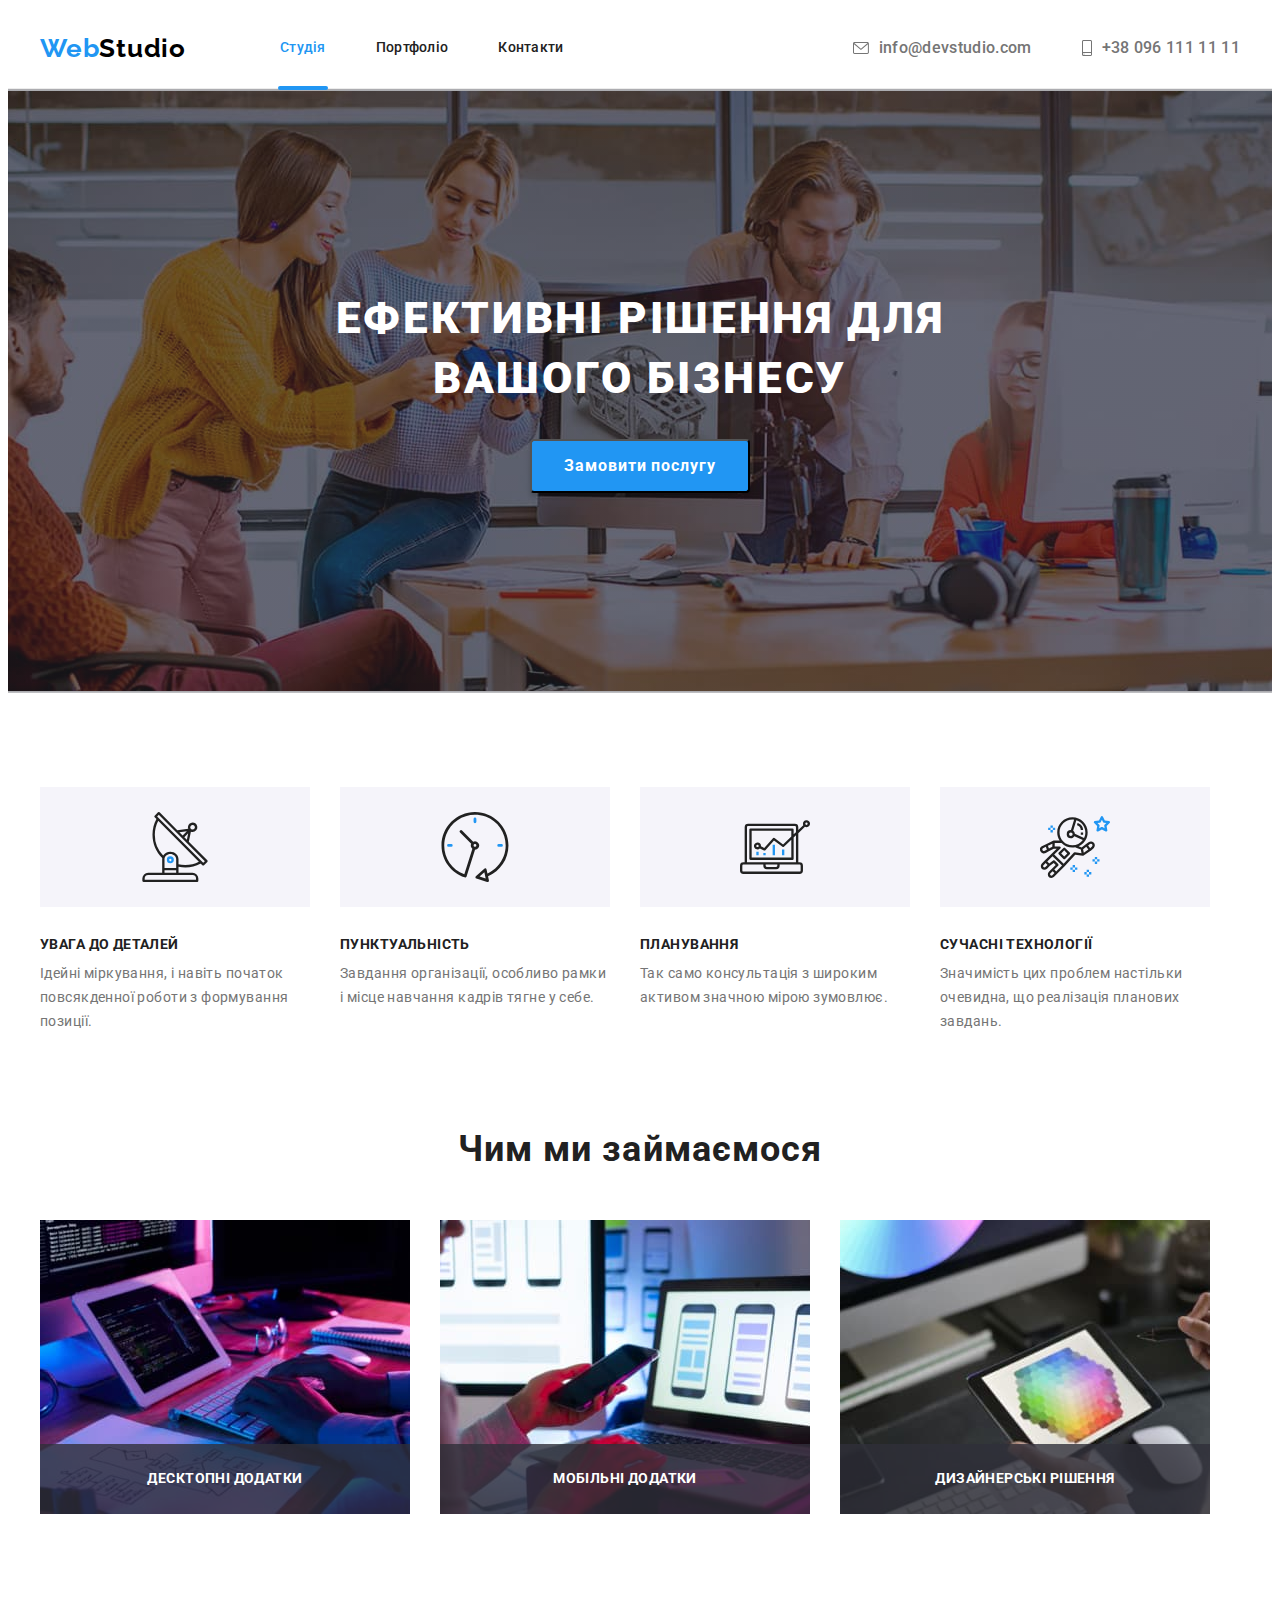
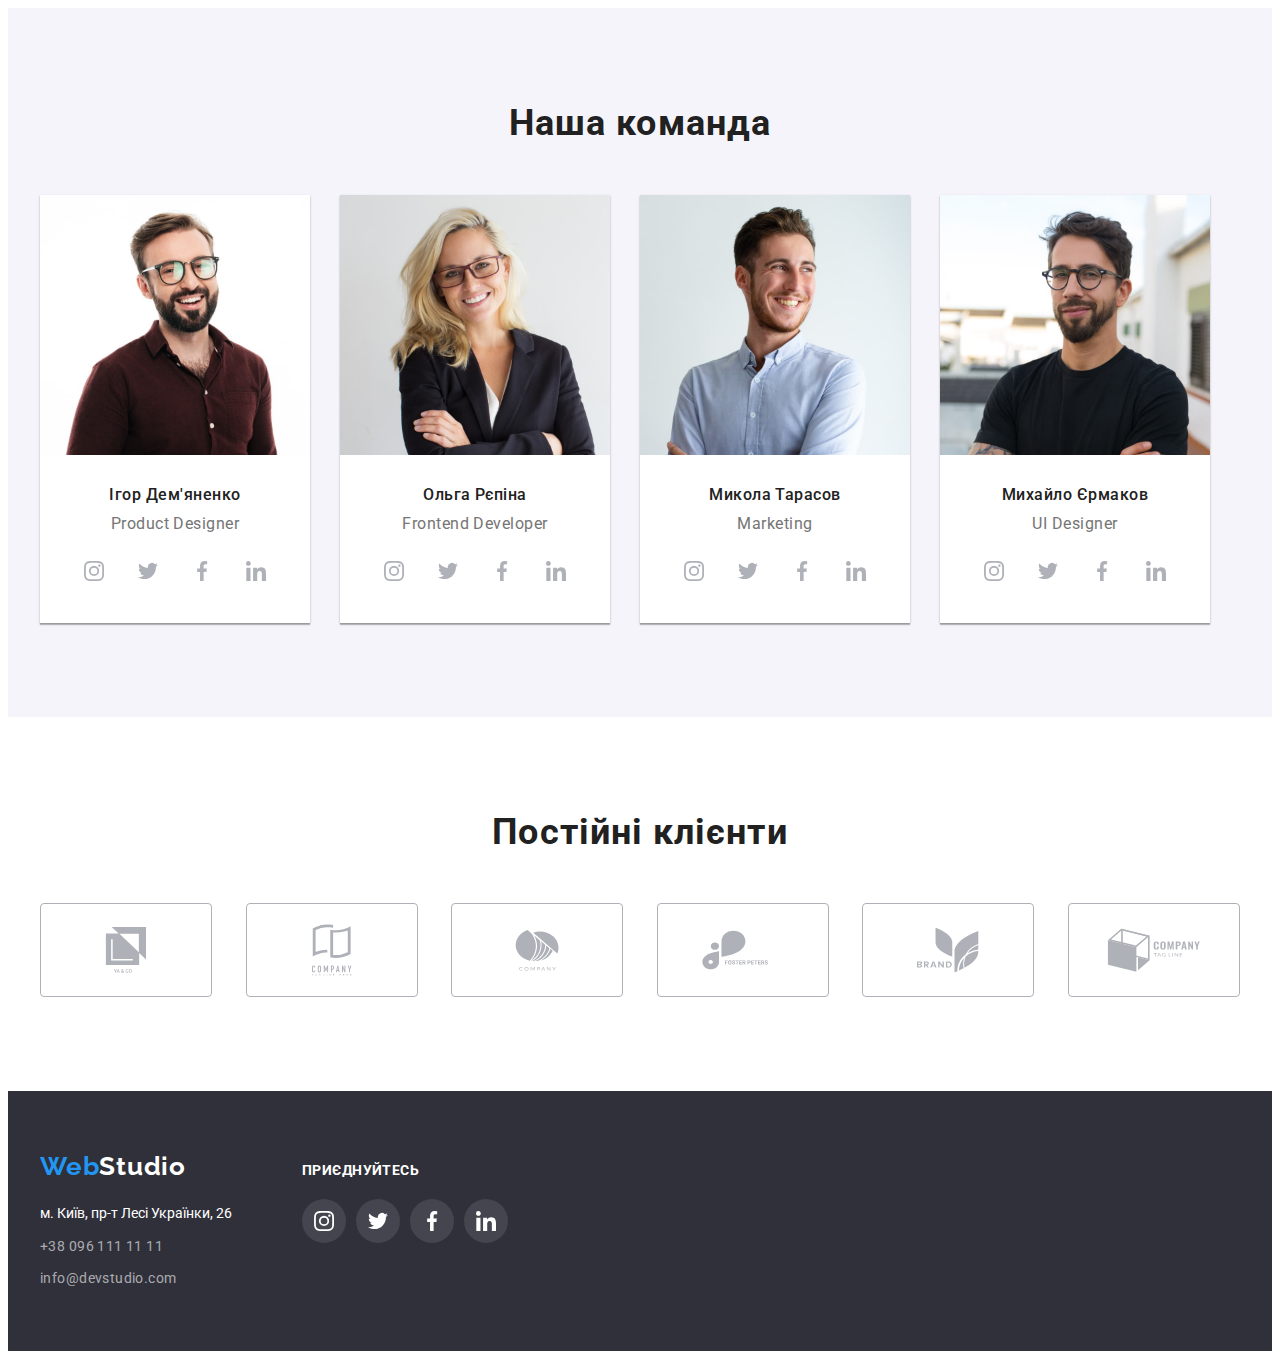
<file: index.html>
<!DOCTYPE html>
<html lang="uk">
  <head>
    <meta charset="UTF-8" />
    <meta http-equiv="X-UA-Compatible" content="IE=edge" />
    <meta name="viewport" content="width=device-width, initial-scale=1.0" />

    <link rel="preconnect" href="https://fonts.googleapis.com" />
    <link rel="preconnect" href="https://fonts.gstatic.com" crossorigin />
    <link
      href="https://fonts.googleapis.com/css2?family=Raleway:wght@700&family=Roboto:wght@400;500;700;900&display=swap"
      rel="stylesheet"
    />
    <link
      rel="stylesheet"
      href="https://cdnjs.cloudflare.com/ajax/libs/modern-normalize/1.1.0/modern-normalize.min.css"
      integrity="sha512-wpPYUAdjBVSE4KJnH1VR1HeZfpl1ub8YT/NKx4PuQ5NmX2tKuGu6U/JRp5y+Y8XG2tV+wKQpNHVUX03MfMFn9Q=="
      crossorigin="anonymous"
      referrerpolicy="no-referrer"
    />
    <link rel="stylesheet" href="./css/styles.css" />
    <title>webstudio</title>
  </head>
  <body>
    <!-- header-->

    <header class="header">
      <div class="conteiner header-conteiner">
        <nav class="header-nav">
          <a class="link logo" href="./index.html"
            ><span class="logo-web">Web</span>Studio</a
          >
          <ul class="header-link list">
            <li class="header-list">
              <a class="header-link-items current link" href="./index.html"
                >Студія
              </a>
            </li>
            <li class="header-list">
              <a class="header-link-items link" href="./portfolio_.html"
                >Портфоліо
              </a>
            </li>
            <li class="header-list">
              <a class="header-link-items link" href="">Контакти</a>
            </li>
          </ul>
        </nav>
        <ul class="header-contact link list">
          <li class="header-contact-list">
            <a
              class="header-contact-link link"
              href="mailto:info@devstudio.com"
            >
              <svg class="icon-email" width="16" height="12">
                <use
                  href="./images/spraite_optimaze.svg#icon-envelope-hover"
                ></use>
              </svg>
              info@devstudio.com</a
            >
          </li>
          <li class="header-contact-list">
            <a class="header-contact-link link" href="tel:+380961111111">
              <svg class="icon-tel" width="10" height="16">
                <use href="./images/spraite_optimaze.svg#icon-smartphone"></use>
              </svg>

              +38 096 111 11 11
            </a>
          </li>
        </ul>
      </div>
    </header>
    <main>
      <!--     Heroi-->
      <section class="heroi">
        <div class="conteiner heroi-conteiner">
          <h1 class="heroi-header">Ефективні рішення для вашого бізнесу</h1>
          <button class="heroi-button" type="button" data-modal-open>Замовити послугу</button>
        </div>
      </section>

      <!--benefits-->

      <section class="benefits section">
        <div class="conteiner benefits-conteiner">
          <h2 class="benefits-header">Переваги</h2>
          <ul class="benefits-list list">
            <li class="benefits-items">
              <div class="icon-box-benefits">
                <svg class="icon-benefits" width="44px" height="44px">
                  <use
                    href="./images/spraite_optimaze.svg#icon-antenna-1"
                  ></use>
                </svg>
              </div>

              <h3 class="benefits-items-heder">УВАГА ДО ДЕТАЛЕЙ</h3>
              <p class="benefits-items-text">
                Ідейні міркування, і навіть початок повсякденної роботи з
                формування позиції.
              </p>
            </li>
            <li class="benefits-items">
              <div class="icon-box-benefits">
                <svg class="icon-benefits">
                  <use href="./images/spraite_optimaze.svg#icon-clock-1"></use>
                </svg>
              </div>
              <h3 class="benefits-items-heder">ПУНКТУАЛЬНІСТЬ</h3>
              <p class="benefits-items-text">
                Завдання організації, особливо рамки і місце навчання кадрів
                тягне у себе.
              </p>
            </li>
            <li class="benefits-items">
              <div class="icon-box-benefits">
                <svg class="icon-benefits">
                  <use
                    href="./images/spraite_optimaze.svg#icon-diagram-1"
                  ></use>
                </svg>
              </div>
              <h3 class="benefits-items-heder">ПЛАНУВАННЯ</h3>
              <p class="benefits-items-text">
                Так само консультація з широким активом значною мірою зумовлює.
              </p>
            </li>
            <li class="benefits-items">
              <div class="icon-box-benefits">
                <svg class="icon-benefits">
                  <use
                    href="./images/spraite_optimaze.svg#icon-astronaut-1"
                  ></use>
                </svg>
              </div>
              <h3 class="benefits-items-heder">СУЧАСНІ ТЕХНОЛОГІЇ</h3>
              <p class="benefits-items-text">
                Значимість цих проблем настільки очевидна, що реалізація
                планових завдань.
              </p>
            </li>
          </ul>
        </div>
      </section>
      <!--Our Activity-->

      <section class="activity section">
        <div class="conteiner activity-conteiner">
          <h2 class="activityd-header">Чим ми займаємося</h2>
          <ul class="activity-list list">
            <li class="activity-items">
              <img
                class="activity-img"
                src="./images/saiteimg.jpg"
                alt="Розробка сайтів"
                width="370"
              />
              <div class="activity-description">
                <h3 class="activity-description-text">Десктопні додатки</h3>
              </div>
            </li>
            <li class="activity-items">
              <img
                class="activity-img"
                src="./images/Mobailimg.jpg"
                alt="Розробка мобільних додатків"
                width="370"
              />
              <div class="activity-description">
                <h3 class="activity-description-text">Мобільні додатки</h3>
              </div>
            </li>
            <li class="activity-items">
              <img
                class="activity-img"
                src="./images/disainimg.jpg"
                alt="Дизайн сатів"
                width="370"
              />
              <div class="activity-description">
                <h3 class="activity-description-text">Дизайнерські рішення</h3>
              </div>
            </li>
          </ul>
        </div>
      </section>
      <!------------------team-->
      <section class="team-section">
        <div class="conteiner team-conteiner">
          <h2 class="team-header">Наша команда</h2>

          <ul class="team-list list">
            <li class="team-items">
              <img
                class="team-img"
                src="./images/demynenko.jpg"
                alt="photodemynenko"
                width="270"
              />

              <div class="team-items-text">
                <h3 class="team-card">Ігор Дем'яненко</h3>
                <p class="team-card-text" lang="en">Product Designer</p>
                <ul class="icon-box-social list">
                  <!--instagram-->

                  <li class="icon-element-social">
                    <a href="" class="link-social">
                      <svg class="icon-social" width="20" height="20">
                        <use
                          href="./images/spraite_optimaze.svg#icon-instagram-2"
                        ></use>
                      </svg>
                    </a>
                  </li>
                  <!--twitter-->
                  <li class="icon-element-social">
                    <a href="" class="link-social">
                      <svg class="icon-social" width="20" height="20">
                        <use
                          href="./images/spraite_optimaze.svg#icon-twitter-1"
                        ></use>
                      </svg>
                    </a>
                  </li>
                  <!--facebook-->
                  <li class="icon-element-social">
                    <a href="" class="link-social">
                      <svg class="icon-social" width="20" height="20">
                        <use
                          href="./images/spraite_optimaze.svg#icon-facebook-1"
                        ></use>
                      </svg>
                    </a>
                  </li>
                  <!--linkedin-->
                  <li class="icon-element-social">
                    <a href="" class="link-social">
                      <svg class="icon-social" width="20" height="20">
                        <use
                          href="./images/spraite_optimaze.svg#icon-linkedin-1"
                        ></use>
                      </svg>
                    </a>
                  </li>
                </ul>
              </div>
            </li>
            <li class="team-items">
              <img
                class="team-img"
                src="./images/repina.jpg"
                alt="photorepina"
                width="270"
              />
              <div class="team-items-text">
                <h3 class="team-card">Ольга Рєпіна</h3>
                <p class="team-card-text" lang="en">Frontend Developer</p>
                <ul class="icon-box-social list">
                  <!--instagram-->

                  <li class="icon-element-social">
                    <a href="" class="link-social">
                      <svg class="icon-social" width="20" height="20">
                        <use
                          href="./images/spraite_optimaze.svg#icon-instagram-2"
                        ></use>
                      </svg>
                    </a>
                  </li>
                  <!--twitter-->
                  <li class="icon-element-social">
                    <a href="" class="link-social">
                      <svg class="icon-social" width="20" height="20">
                        <use
                          href="./images/spraite_optimaze.svg#icon-twitter-1"
                        ></use>
                      </svg>
                    </a>
                  </li>
                  <!--facebook-->
                  <li class="icon-element-social">
                    <a href="" class="link-social">
                      <svg class="icon-social" width="20" height="20">
                        <use
                          href="./images/spraite_optimaze.svg#icon-facebook-1"
                        ></use>
                      </svg>
                    </a>
                  </li>
                  <!--linkedin-->
                  <li class="icon-element-social">
                    <a href="" class="link-social">
                      <svg class="icon-social" width="20" height="20">
                        <use
                          href="./images/spraite_optimaze.svg#icon-linkedin-1"
                        ></use>
                      </svg>
                    </a>
                  </li>
                </ul>
              </div>
            </li>
            <li class="team-items">
              <img
                class="team-img"
                src="./images/tarasov.jpg"
                alt="phototarasov"
                width="270"
              />
              <div class="team-items-text">
                <h3 class="team-card">Микола Тарасов</h3>
                <p class="team-card-text" lang="en">Marketing</p>
                <ul class="icon-box-social list">
                  <!--instagram-->

                  <li class="icon-element-social">
                    <a href="" class="link-social">
                      <svg class="icon-social" width="20" height="20">
                        <use
                          href="./images/spraite_optimaze.svg#icon-instagram-2"
                        ></use>
                      </svg>
                    </a>
                  </li>
                  <!--twitter-->
                  <li class="icon-element-social">
                    <a href="" class="link-social">
                      <svg class="icon-social" width="20" height="20">
                        <use
                          href="./images/spraite_optimaze.svg#icon-twitter-1"
                        ></use>
                      </svg>
                    </a>
                  </li>
                  <!--facebook-->
                  <li class="icon-element-social">
                    <a href="" class="link-social">
                      <svg class="icon-social" width="20" height="20">
                        <use
                          href="./images/spraite_optimaze.svg#icon-facebook-1"
                        ></use>
                      </svg>
                    </a>
                  </li>
                  <!--linkedin-->
                  <li class="icon-element-social">
                    <a href="" class="link-social">
                      <svg class="icon-social" width="20" height="20">
                        <use
                          href="./images/spraite_optimaze.svg#icon-linkedin-1"
                        ></use>
                      </svg>
                    </a>
                  </li>
                </ul>
              </div>
            </li>
            <li class="team-items">
              <img
                class="team-img"
                src="./images/ermakov.jpg"
                alt="photoermakov"
                width="270"
              />
              <div class="team-items-text">
                <h3 class="team-card">Михайло Єрмаков</h3>
                <p class="team-card-text" lang="en">UI Designer</p>
                <ul class="icon-box-social list">
                  <!--instagram-->

                  <li class="icon-element-social">
                    <a href="" class="link-social">
                      <svg class="icon-social" width="20" height="20">
                        <use
                          href="./images/spraite_optimaze.svg#icon-instagram-2"
                        ></use>
                      </svg>
                    </a>
                  </li>
                  <!--twitter-->
                  <li class="icon-element-social">
                    <a href="" class="link-social">
                      <svg class="icon-social" width="20" height="20">
                        <use
                          href="./images/spraite_optimaze.svg#icon-twitter-1"
                        ></use>
                      </svg>
                    </a>
                  </li>
                  <!--facebook-->
                  <li class="icon-element-social">
                    <a href="" class="link-social">
                      <svg class="icon-social" width="20" height="20">
                        <use
                          href="./images/spraite_optimaze.svg#icon-facebook-1"
                        ></use>
                      </svg>
                    </a>
                  </li>
                  <!--linkedin-->
                  <li class="icon-element-social">
                    <a href="" class="link-social">
                      <svg class="icon-social" width="20" height="20">
                        <use
                          href="./images/spraite_optimaze.svg#icon-linkedin-1"
                        ></use>
                      </svg>
                    </a>
                  </li>
                </ul>
              </div>
            </li>
          </ul>
        </div>
      </section>
      <!-- partner company-->
      <section class="partner-company">
        <div class="conteiner">
          <h2 class="header-partner">Постійні клієнти</h2>

          <ul class="partner-logo-box list">
            <li>
              <a href="" class="partner-link link">
                <svg class="partner-logo" width="42" height="46">
                  <use href="./images/spraite_optimaze.svg#icon-group"></use>
                </svg>
              </a>
            </li>
            <li>
              <a href="" class="partner-link link">
                <svg class="partner-logo" width="40" height="52">
                  <use href="./images/spraite_optimaze.svg#icon-group1"></use>
                </svg>
              </a>
            </li>
            <li>
              <a href="" class="partner-link link">
                <svg class="partner-logo" width="44" height="42">
                  <use href="./images/spraite_optimaze.svg#icon-group2"></use>
                </svg>
              </a>
            </li>
            <li>
              <a href="" class="partner-link link">
                <svg class="partner-logo" width="84" height="40">
                  <use href="./images/spraite_optimaze.svg#icon-group3"></use>
                </svg>
              </a>
            </li>
            <li>
              <a href="" class="partner-link link">
                <svg class="partner-logo" width="62" height="46">
                  <use href="./images/spraite_optimaze.svg#icon-group4"></use>
                </svg>
              </a>
            </li>
            <li>
              <a href="" class="partner-link link">
                <svg class="partner-logo" width="94" height="44">
                  <use href="./images/spraite_optimaze.svg#icon-group5"></use>
                </svg>
              </a>
            </li>
          </ul>
        </div>
      </section>
    </main>
    <!--footer-->
    <footer class="footer">
      <div class="conteiner footer-conteiner">
        <div class="box-logo-adrres">
          <a class="link logo-footer" href="./index.html"
            ><span class="logo-web">Web</span>Studio
          </a>
          <address class="footer-adress">
            <ul class="footer-contact link list">
              <li class="footer-list">
                <a
                  class="footer-adress-geoposition link text"
                  target="_blank"
                  rel="noopener noreferrer"
                  href="https://www.google.com.ua/maps/place/%D0%B1%D1%83%D0%BB.+%D0%9B%D0%B5%D1%81%D0%B8+%D0%A3%D0%BA%D1%80%D0%B0%D0%B8%D0%BD%D0%BA%D0%B8,+26,+%D0%9A%D0%B8%D0%B5%D0%B2,+02000"
                >
                  м. Київ, пр-т Лесі Українки, 26
                </a>
              </li>
              <li class="footer-list">
                <a class="foter-link link text" href="tel:+380961111111"
                  >+38 096 111 11 11
                </a>
              </li>
              <li class="footer-list">
                <a class="foter-link link text" href="mailto:info@devstudio.com"
                  >info@devstudio.com</a
                >
              </li>
            </ul>
          </address>
        </div>
        <div class="footer-join">
          <b class="discraption-footer-join text"> приєднуйтесь </b>

          <ul class="icon-box-social list">
            <!--instagram-->
            <li>
              <a href="" class="link-social-footer">
                <svg class="icon-social-footer" width="20" height="20">
                  <use
                    href="./images/spraite_optimaze.svg#icon-instagram-2"
                  ></use>
                </svg>
              </a>
            </li>
            <!--twitter-->
            <li>
              <a href="" class="link-social-footer">
                <svg class="icon-social-footer" width="20" height="20">
                  <use
                    href="./images/spraite_optimaze.svg#icon-twitter-1"
                  ></use>
                </svg>
              </a>
            </li>
            <!--facebook-->
            <li>
              <a href="" class="link-social-footer">
                <svg class="icon-social-footer" width="20" height="20">
                  <use
                    href="./images/spraite_optimaze.svg#icon-facebook-1"
                  ></use>
                </svg>
              </a>
            </li>
            <!--linkedin-->
            <li>
              <a href="" class="link-social-footer">
                <svg class="icon-social-footer" width="20" height="20">
                  <use
                    href="./images/spraite_optimaze.svg#icon-linkedin-1"
                  ></use>
                </svg>
              </a>
            </li>
          </ul>
        </div>
      </div>
    </footer>
    
    <div class="backdrop is-hidden" data-modal>
      <div class="modal">
        <button type="button" class="modal-close-btn" data-modal-close >
          <svg class="icon-modal-close" width="18px" height="18px">
            <use href="./images/spraite_optimaze.svg#icon-close"></use>
          </svg>
        </button>
      </div>
    </div>
    <script src="./js/modal.js">
    </script>
    
  </body>
</html>
</file>
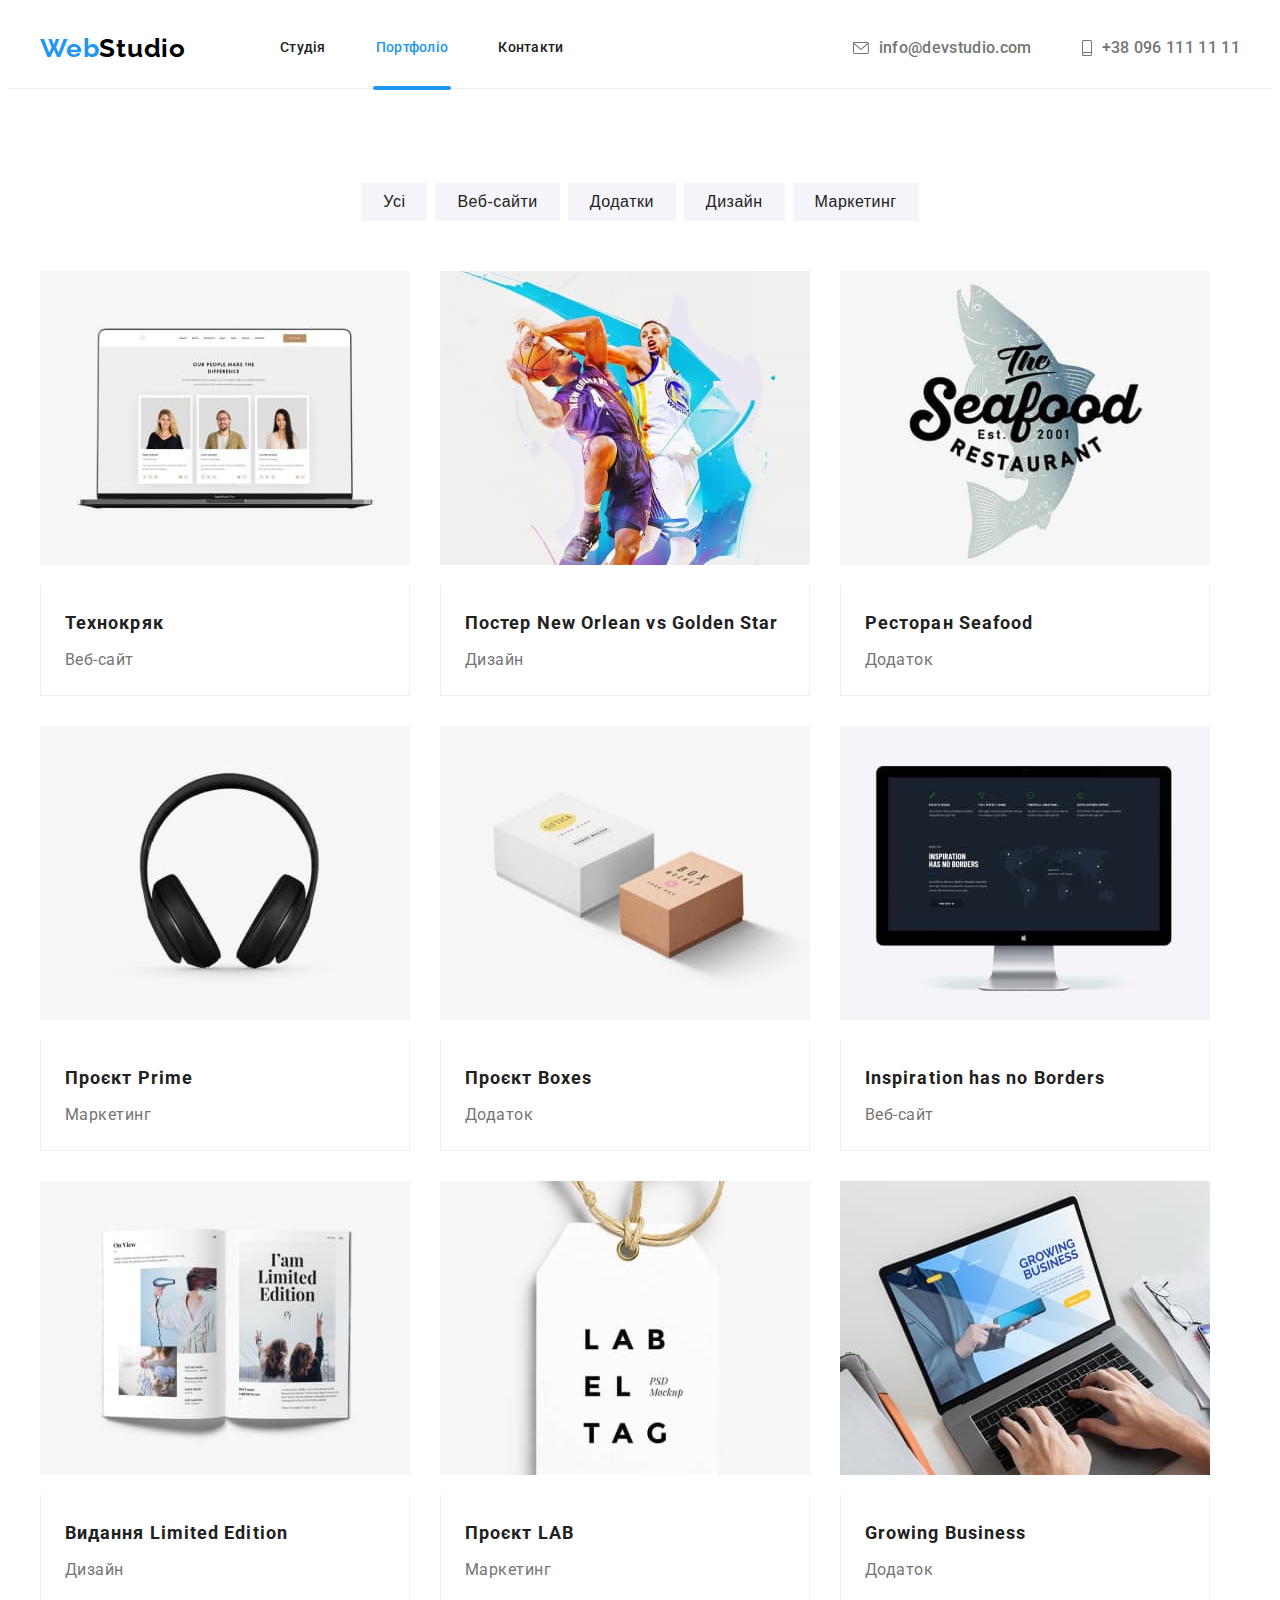
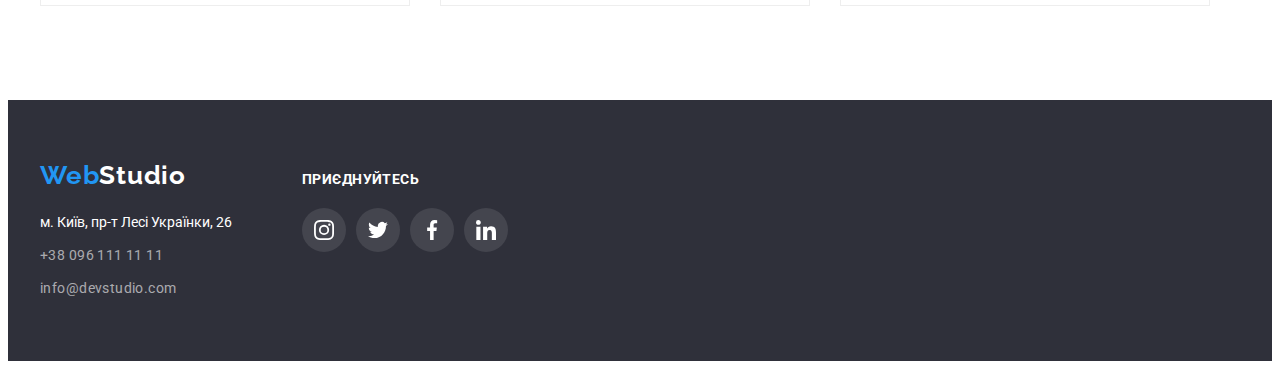
<file: portfolio_.html>
<!DOCTYPE html>
<html lang="uk">
  <head>
    <meta charset="UTF-8">
    <meta http-equiv="X-UA-Compatible" content="IE=edge">
    <meta name="viewport" content="width=device-width, initial-scale=1.0" />
    
    <link rel="preconnect" href="https://fonts.googleapis.com" />
    <link rel="preconnect" href="https://fonts.gstatic.com" crossorigin />
    <link href="https://fonts.googleapis.com/css2?family=Raleway:wght@700&family=Roboto:wght@400;500;700;900&display=swap" rel="stylesheet">
    <link rel="stylesheet" href="https://cdnjs.cloudflare.com/ajax/libs/modern-normalize/1.1.0/modern-normalize.min.css" integrity="sha512-wpPYUAdjBVSE4KJnH1VR1HeZfpl1ub8YT/NKx4PuQ5NmX2tKuGu6U/JRp5y+Y8XG2tV+wKQpNHVUX03MfMFn9Q==" crossorigin="anonymous" referrerpolicy="no-referrer" />
    <link rel="stylesheet" href="./css/styles.css" />
    <title>portfolio</title>
  </head>
  <body>
    <!-- header-->

      <header class="header">
      <div class="conteiner header-conteiner">
        <nav class="header-nav">
          <a class="link logo" href="./index.html"
            ><span class="logo-web">Web</span>Studio</a
          >
          <ul class="header-link list">
            <li class="header-list">
              <a class="header-link-items  link" href="./index.html"
                >Студія</a
              >
            </li>
            <li class="header-list">
              <a class="header-link-items current link" href="./portfolio_.html"
                >Портфоліо
                
                </a
              >
            </li>
            <li class="header-list">
              <a class="header-link-items link" href="">Контакти</a>
            </li>
          </ul>
        </nav>
        <ul class="header-contact link list">
          <li class="header-contact-list">
            <a
              class="header-contact-link link"
              href="mailto:info@devstudio.com">
              <svg class="icon-email" width="16px" height="12px" >
              <use href="./images/spraite_optimaze.svg#icon-envelope-hover"></use>
            </svg> 
              info@devstudio.com</a>
          </li>
          <li class="header-contact-list">
            <a class="header-contact-link link" href="tel:+380961111111">
            <svg class="icon-tel" width="10px" height="16px" >
              <use href="./images/spraite_optimaze.svg#icon-smartphone"></use>
            </svg> 

            
              +38 096 111 11 11
            </a>
          </li>
        </ul>
      </div>
    </header>
   
 
      <!--navigation portfolio-->
      <main>
               <section class="potrfolio-main section">
                <div class="conteiner potrfolio-conteiner"  >
          <ul class="potrfolio-nav-list list">
            <li class="potrfolio-nav-list-btn"> <button class="potrfolio-nav-button" type="button"> Усі</button>   </li>
            <li class="potrfolio-nav-list-btn"><button class="potrfolio-nav-button" type="button"> Веб-сайти</button> </li>
            <li class="potrfolio-nav-list-btn"> <button class="potrfolio-nav-button" type="button"> Додатки</button> </li>
            <li class="potrfolio-nav-list-btn"><button  class="potrfolio-nav-button" type="button"> Дизайн</button> </li>
            <li class="potrfolio-nav-list-btn"> <button class="potrfolio-nav-button" type="button"> Маркетинг</button></li>
          </ul>
                 <!--  potrfolio items -->
          
        <ul class="potrfolio-items-list list">
          <li class="potrfolio-items" >
            <a class="link potrfolio-link-cards" href="">
              <div class="portfolio-img-box">
                <img  class="portfolio-img" 
                src="./images/технокрякimg.jpg" 
                alt="Illustration" width="370">
            
                <div class="overley">
            
                  <p class="overley-text">
                    Ресурс пропонує комплексні 
                    пропозиції з різним рівнем функціоналу та сервісів.
                    Все це дозволить відвідувачу отримати вичерпні 
                    відомості про компанію чи приватну особу. 
                  </p>
                </div>
              </div>
            <div class="portfolio-list-text">
            <h3 class="potrfolio-items-header">Технокряк</h3>
            <p class="potrfolio-items-text">Веб-сайт</p>
            
            </div>
            </a>
          </li>
          <li class="potrfolio-items">
            <a class="link potrfolio-link-cards" href="">
            <div class="portfolio-img-box">
                <img class="portfolio-img" src="./images/Постер_орлеанimg.jpg" alt="Illustration" width="370">
            
                <div class="overley">
            
                  <p class="overley-text">
                    Ресурс пропонує комплексні 
                    пропозиції з різним рівнем функціоналу та сервісів.
                    Все це дозволить відвідувачу отримати вичерпні 
                    відомості про компанію чи приватну особу. 
                  </p>
                </div>
              </div>
              
             
            <div class="portfolio-list-text">
            <h3 class="potrfolio-items-header">Постер <span lang="en">New Orlean vs Golden Star</span> </h3>
            <p class="potrfolio-items-text">Дизайн</p>
                        </div>
             </a>           
          </li>
          <li class="potrfolio-items">
            <a class="link potrfolio-link-cards" href="">
              <div class="portfolio-img-box">
               <img class="portfolio-img" src="./images/ресторан_seefoodimg.jpg" alt="Illustration" width="370">
            
                <div class="overley">
            
                  <p class="overley-text">
                    Ресурс пропонує комплексні 
                    пропозиції з різним рівнем функціоналу та сервісів.
                    Все це дозволить відвідувачу отримати вичерпні 
                    відомості про компанію чи приватну особу. 
                  </p>
                </div>
              </div>
              
             
            <div class="portfolio-list-text">
            <h3 class="potrfolio-items-header">Ресторан <span lang="en">Seafood</span> </h3>
            <p class="potrfolio-items-text">Додаток</p>
                        </div>
            </a>            
          </li>
          <li class="potrfolio-items">
            <a class="link potrfolio-link-cards" href="">
              <div class="portfolio-img-box">
               <img class="portfolio-img" src="./images/premier_проектimg.jpg" alt="Illustration" width="370">
            
                <div class="overley">
            
                  <p class="overley-text">
                    Ресурс пропонує комплексні 
                    пропозиції з різним рівнем функціоналу та сервісів.
                    Все це дозволить відвідувачу отримати вичерпні 
                    відомості про компанію чи приватну особу. 
                  </p>
                </div>
              </div>
              
                        <div class="portfolio-list-text">
            <h3 class="potrfolio-items-header">Проєкт <span lang="en">Prime</span> </h3>
            <p class="potrfolio-items-text">Маркетинг</p>
                       </div>
             </a>
          </li >
          <li class="potrfolio-items">
            <a class="link potrfolio-link-cards" href="">
              <div class="portfolio-img-box">
               <img class="portfolio-img" src="./images/Проект_boxesimg.jpg" alt="Illustration" width="370">
            
                <div class="overley">
            
                  <p class="overley-text">
                    Ресурс пропонує комплексні 
                    пропозиції з різним рівнем функціоналу та сервісів.
                    Все це дозволить відвідувачу отримати вичерпні 
                    відомості про компанію чи приватну особу. 
                  </p>
                </div>
              </div>
            
             
            <div class="portfolio-list-text">
            <h3 class="potrfolio-items-header">Проєкт <span lang="en">Boxes</span> </h3>
            <p class="potrfolio-items-text">Додаток</p>
           
            </div>
            </a>
          </li>
          <li class="potrfolio-items">
            <a class="link potrfolio-link-cards" href="">
              <div class="portfolio-img-box">
               <img class="portfolio-img" src="./images/inspirationimg.jpg" alt="Illustration" width="370">
                <div class="overley">
            
                  <p class="overley-text">
                    Ресурс пропонує комплексні 
                    пропозиції з різним рівнем функціоналу та сервісів.
                    Все це дозволить відвідувачу отримати вичерпні 
                    відомості про компанію чи приватну особу. 
                  </p>
                </div>
              </div>
            
             
            <div class="portfolio-list-text">
            <h3 class="potrfolio-items-header" lang="en">Inspiration has no Borders</h3>
            <p class="potrfolio-items-text">Веб-сайт</p>
            
            </div>
            </a>
          </li>
          <li class="potrfolio-items">
            <a class="link potrfolio-link-cards" href="">
              <div class="portfolio-img-box">
               <img class="portfolio-img" src="./images/виданняimg.jpg" alt="Illustration" width="370">
                <div class="overley">
            
                  <p class="overley-text">
                    Ресурс пропонує комплексні 
                    пропозиції з різним рівнем функціоналу та сервісів.
                    Все це дозволить відвідувачу отримати вичерпні 
                    відомості про компанію чи приватну особу. 
                  </p>
                </div>
              </div>
            
             
            <div class="portfolio-list-text">
            <h3 class="potrfolio-items-header">Видання <span lang="en">Limited Edition</span> </h3>
            <p class="potrfolio-items-text">Дизайн</p>
            
            </div>
            </a>
          </li>
          <li class="potrfolio-items">
            <a class="link potrfolio-link-cards" href="">
              <div class="portfolio-img-box">
               <img class="portfolio-img" src="./images/labimg.jpg" alt="Illustration" width="370">
                <div class="overley">
            
                  <p class="overley-text">
                    Ресурс пропонує комплексні 
                    пропозиції з різним рівнем функціоналу та сервісів.
                    Все це дозволить відвідувачу отримати вичерпні 
                    відомості про компанію чи приватну особу. 
                  </p>
                </div>
              </div>
            
             
            <div class="portfolio-list-text">
            <h3 class="potrfolio-items-header">Проєкт <span lang="en">LAB</span> </h3>
            <p class="potrfolio-items-text">Маркетинг</p>
            
            </div>
            </a>
          </li>
          <li class="potrfolio-items">
            <a class=" potrfolio-link-cards link " href="">
              <div class="portfolio-img-box">
               <img class="portfolio-img" src="./images/growingimg.jpg" alt="Illustration" width="370">
                <div class="overley">
            
                  <p class="overley-text">
                    Ресурс пропонує комплексні 
                    пропозиції з різним рівнем функціоналу та сервісів.
                    Все це дозволить відвідувачу отримати вичерпні 
                    відомості про компанію чи приватну особу. 
                  </p>
                </div>
              </div>
            
           
            <div class="portfolio-list-text">
            <h3 class="potrfolio-items-header" lang="en">Growing Business</h3>
            <p class="potrfolio-items-text">Додаток</p>
                        </div>
            </a>
          </li>
          </ul>
          </div>
          </section>



      </main>

<!-- ---footer-->


   <footer class="footer">
      <div class="conteiner footer-conteiner">
        <div class="box-logo-adrres">
          <a class="link logo-footer" href="./index.html"
            ><span class="logo-web">Web</span>Studio
          </a>
          <address class="footer-adress">
            <ul class="footer-contact link list">
              <li class="footer-list">
                <a
                  class="footer-adress-geoposition link text"
                  target="_blank"
                  rel="noopener noreferrer"
                  href="https://www.google.com.ua/maps/place/%D0%B1%D1%83%D0%BB.+%D0%9B%D0%B5%D1%81%D0%B8+%D0%A3%D0%BA%D1%80%D0%B0%D0%B8%D0%BD%D0%BA%D0%B8,+26,+%D0%9A%D0%B8%D0%B5%D0%B2,+02000"
                >
                  м. Київ, пр-т Лесі Українки, 26
                </a>
              </li>
              <li class="footer-list">
                <a class="foter-link link text" href="tel:+380961111111"
                  >+38 096 111 11 11
                </a>
              </li>
              <li class="footer-list">
                <a class="foter-link link text" href="mailto:info@devstudio.com"
                  >info@devstudio.com</a>
              </li>
            </ul>
          </address> 
        </div>
          <div class="footer-join">
            <h3 class="discraption-footer-join text">
                приєднуйтесь
            </h3>
            <div class="icon-box-social" >
              <!--instagram-->
                  <a href="" class="link-social-footer" >
                  
                    <svg class="icon-social-footer"  width="20" height="20" >
                    <use href="./images/spraite_optimaze.svg#icon-instagram-2"></use>
                    </svg>
                  
                  </a>
                   <!--twitter-->
                  <a href="" class="link-social-footer">
                    
                  <svg class="icon-social-footer"  width="20" height="20" >
                  <use href="./images/spraite_optimaze.svg#icon-twitter-1"></use>
                  </svg>
                  
                  </a>
                      <!--facebook-->
                  <a href="" class="link-social-footer">
                    
                  <svg class="icon-social-footer"  width="20" height="20" >
                  <use href="./images/spraite_optimaze.svg#icon-facebook-1"></use>
                  </svg>
                  
                  </a>
                    <!--linkedin-->
                  <a href="" class="link-social-footer">
                    
                  <svg class="icon-social-footer" width="20" height="20" >
                  <use href="./images/spraite_optimaze.svg#icon-linkedin-1"></use>
                  </svg>
                  
                  </a>
            </div>
          </div>
      </div>
    </footer>
  </body>
</html>
</file>
<file: css/styles.css>
:root{
    --dark-background-maine:#2F303A;
    --blue-maine-color: #2196F3;
    --gray-maine-color: #757575;
    --black-maine-color: #212121;
    --praimary-fontfamily:'Roboto', sans-serif;
    --secondery-fontfamily:'Raleway', sans-serif;
    --light-maine-color:#FFFFFF;
    --icon-backgraund:#F5F4FA;
    --gray-partner-color:#AFB1B8;

}
body{
    font-family: var(--praimary-fontfamily);
    color: var(--black-maine-color);

}
h1,h2,h3,h4,p
{
margin-top: 0;
margin-bottom: 0;
}
ul,ol{
    margin-top: 0;
        margin-bottom: 0;
        padding-left: 0;
}
img{
    display: block;
}
 .conteiner{
    margin: 0 auto;
        width: 1200px;
    padding-left: 15px;
    padding-right: 15px;
 }

 
.link  {
    text-decoration: none;
}
.list {
     list-style: none;
}
.text{
font-style: normal;
}
.section{
    padding: 94px 0;
}

/*---------------header----------------*/
.header{

    border-bottom: 1px solid #ECECEC;
    }
.header-conteiner{
    display: flex;

}

.header-nav{
    display: flex;
    align-items: center;
}
.header-list .header-link-items.current {
    color: var(--blue-maine-color);
}
.header-link {
    display: inline-flex;

}

.logo-web{
    font-family: var(--secondery-fontfamily);
font-weight: 700;
font-size: 26px;
line-height: 1.19;
letter-spacing: 0.03em;
color:var(--blue-maine-color) ;

}
.logo {
    display: block;
margin-right: 94px;
font-family: var(--secondery-fontfamily);
font-weight: 700;
font-size: 26px;
line-height: 1.19;
letter-spacing: 0.03em;
color: #000000;
}



.header-list:not(:last-child){
    margin-right: 50px;
}

.header-link-items{
    position: relative;
    display: flex;
    padding: 32px 0;

 font-weight: 500;
    font-size: 14px;
    line-height: 1.14;
    letter-spacing: 0.02em;
    color:var(--black-maine-color) ;

   

    transition: color 250ms cubic-bezier(0.4, 0, 0.2, 1);
}

.current::after{
    content: "";

position: absolute;
bottom: -2px;
left: -4%;

    display: inline-block;
    width: 108%;
    height: 4px;
    background-color: var(--blue-maine-color);
    border-radius: 2px;

    
}

.header-link-items:hover,
.header-link-items:focus{
    color: var(--blue-maine-color);
    
}

 
.header-contact{
    display: flex;
    align-items: center;
    margin-left: auto;
}

.header-contact-list:not(:last-child){
margin-right: 50px;
}
.header-contact-list{
    display: flex;
    align-items: center;
    
}
.header-contact-link{
    display: flex;
    justify-content: center;
    align-items: center;

    transition: color 250ms cubic-bezier(0.4, 0, 0.2, 1);

font-weight: 500;
line-height: 1.14;
letter-spacing: 0.02em;
color: var(--gray-maine-color);


}
.header-contact-link:hover,
.header-contact-link:focus{
color: var(--blue-maine-color);
}


.header-contact-list svg{
 margin-right: 10px; 
fill: currentColor;
}



/*---------------heroi-----------------*/

.heroi{ 
 background-image:linear-gradient(rgba(47, 48, 58, 0.4), rgba(47, 48, 58, 0.4)), url(../images/heroiImg\ .jpg)  ;
background-repeat: no-repeat;
background-size: 1600px ;
background-position: center;
padding-top: 200px;
padding-bottom: 200px;

}
.heroi-conteiner{
 text-align: center;
 }


.heroi-header{
margin-bottom: 30px;
width: 696px;
margin-left: auto;
margin-right: auto;
    
font-weight: 900;
font-size: 44px;
line-height: 1.36;
letter-spacing: 0.06em;
text-transform: uppercase;
color:var(--light-maine-color);

}


.heroi-button{
min-width: 216px;
padding: 10px 32px;
border-radius: 4px;

background: var(--blue-maine-color);

box-shadow: 0 4px 4px rgba(0, 0, 0, 0.15);
font-family: 'Roboto';
font-style: normal;
font-weight: 700;
font-size: 16px;
line-height: 1.87;
cursor: pointer;
letter-spacing: 0.06em;
color: var(--light-maine-color);
transition: background-color 250ms cubic-bezier(0.4, 0, 0.2, 1);

}
.heroi-button:hover,
.heroi-button:focus
{
background-color: #188CE8;

}

/*-----------benefits-------------*/
.benefits{
padding-bottom: 0;
}
    

.benefits-header{
    color: rgba(0, 0, 0, 0);
        position: absolute;
        width: 1px;
        height: 1px;
        margin: -1px;
        border: 0;
        padding: 0;
        white-space: nowrap;
        clip-path: inset(100%);
        clip: rect(0 0 0 0);
        overflow: hidden;
  
}


.benefits-list{
    display: flex;
    margin-left: -30px;
}
.benefits-items{
    margin-left: 30px;
   flex-basis: 270px;
}
.icon-box-benefits{
    display: flex;
        justify-content: center;
        align-items: center;
   
    height:120px ;
    background-color: var(--icon-backgraund);
margin-bottom: 30px;

}
.icon-benefits{
    width: 70px;
    height: 70px;
}
.benefits-items-heder{
margin-bottom: 10px;
    
font-weight: 700;
font-size: 14px;
line-height: 1.14;
letter-spacing: 0.03em;
text-transform: uppercase;
color:var(--black-maine-color) ;

}
.benefits-items-text{
  font-weight: 400;
font-size: 14px;
line-height: 1.71;
letter-spacing: 0.03em;
color: var(--gray-maine-color);

}

/*----------------------activity-----------------*/


.activityd-header {
    margin-bottom: 50px;
        text-align: center;
    

    font-weight: 700;
    font-size: 36px;
    line-height: 1.17;
    letter-spacing: 0.03em;
    color: var(--black-maine-color);
   
}

.activity-list{
    display: flex;
    margin-left: -30px;
}
.activity-items{
    position: relative;
    margin-left: 30px;
}

.activity-description{
display: flex;
justify-content: center;
align-items: center;

    position: absolute;
    bottom: 0;
    z-index: 2;
    
    height: 70px;
    width: 100%;
background-color: rgba(47, 48, 58, 0.8);
}
.activity-description-text{
    font-weight: 700;
        font-size: 14px;
        line-height: 1.14;
        text-align: center;
        letter-spacing: 0.03em;
        text-transform: uppercase;
    
        color: var(--light-maine-color);
}

/*------------------------------team --------------*/
.team-section{
   padding: 94px 0;
   background-color: #F5F4FA;
   
}
.team-list{
    display: flex;

    
    margin-left: -30px;
   
}
.team-items{
    width: 270px;
    margin-left: 30px;
    box-shadow: 0px 1px 3px rgba(0, 0, 0, 0.12), 0px 1px 1px rgba(0, 0, 0, 0.14), 0px 2px 1px rgba(0, 0, 0, 0.2);
    background-color: var(--light-maine-color);
   
}


.team-header{
margin-bottom: 50px;
text-align: center;

font-weight: 700;
font-size: 36px;
line-height: 1.17;
letter-spacing: 0.03em;
color:var(--black-maine-color) ;
}
.team-items-text{
    padding-top: 30px;
    padding-bottom: 30px;
    padding-left: 32px;
    padding-right: 32px;
}

.team-card{
margin-bottom: 10px;
text-align: center;

font-weight: 500;
font-size: 16px;
line-height: 19px;
letter-spacing: 0.03em;
color:var(--black-maine-color) ;

}
.team-card-text{
    margin-bottom: 16px;
    text-align: center;
 font-weight: 400;
font-size: 16px;
line-height: 1.19;
letter-spacing: 0.03em;
color:var(--gray-maine-color);
}

.icon-box-social{
   
   
    display: flex;
    justify-content: space-between;
}

.link-social{
    display:flex;
    justify-content: center;
    align-items: center;
    width: 44px;
    height: 44px;
    border-radius: 50%;
    color: #AFB1B8;
    background-color: inherit;
transition: color 250ms cubic-bezier(0.4, 0, 0.2, 1),
        background-color 250ms cubic-bezier(0.4, 0, 0.2, 1);
}
.icon-social {
fill: currentColor;
    
}
.link-social:hover,
.link-social:focus{
    background-color: var(--blue-maine-color);
    color: var(--light-maine-color);
}

/*--------------- partner company*/
.partner-company{
    padding: 94px 0;
}
.header-partner{
    margin-bottom: 50px;
    
        font-weight: 700;
        font-size: 36px;
        line-height: 1.17;
        text-align: center;
        letter-spacing: 0.03em;
}
.partner-logo-box{
display: flex;
flex-direction: row;
    justify-content: space-between;

}

.partner-link{
    width: 170px;
    height: 92px;
    display: flex;
    justify-content: center;
    align-items: center;

transition: color 250ms cubic-bezier(0.4, 0, 0.2, 1),
border-color 250ms cubic-bezier(0.4, 0, 0.2, 1) ;

    border-radius: 4px;
    border: 1px solid;
    border-color: var(--gray-partner-color);
    color: var(--gray-partner-color);
}
.partner-link:hover,
.partner-link:focus{
border: 1px solid ;
border-color: var(--blue-maine-color);
    }

.partner-logo{
fill: currentColor;
}
.partner-link:hover,
.partner-link:focus{
    color: var(--blue-maine-color);
}





/*------------footer-----*/
.footer {
    
padding: 60px 0;
background-color: var(--dark-background-maine);

}
.footer-conteiner{
    display: flex;
    align-items: baseline;
    
    
}
.logo-footer{
    display: block;
margin-bottom: 20px;

    font-family: var(--secondery-fontfamily);
   font-weight: 700;
   font-size: 26px;
   line-height: 1.19;
   letter-spacing: 0.03em;
   color: var(--light-maine-color);
    
}
.footer-list:not(:last-child){
    margin-bottom: 9px;
}
.foter-link {
transition: color 250ms cubic-bezier(0.4, 0, 0.2, 1);

    font-weight: 400;
    font-size: 14px;
    line-height: 1.71;
    letter-spacing: 0.03em;
    color: rgba(255, 255, 255, 0.6);
      }
    .footer-adress{
        margin-right: 70px;
    }
    .footer-adress-geoposition{
        transition: color 250ms cubic-bezier(0.4, 0, 0.2, 1);
               font-size: 14px;
        line-height: 1.71;
        letter-spacing: 3%;
         color:  var(--light-maine-color); 
    }
             
.footer-adress-geoposition:hover,
.footer-adress-geoposition:focus,
.foter-link:hover,
.foter-link:focus{
color: var(--blue-maine-color);
}
         
          
.discraption-footer-join{
 display: block;
 margin-bottom: 20px;

 font-weight: 700;
font-size: 14px;
line-height:1.14;
letter-spacing: 0.03em;
text-transform: uppercase;
color: #FFFFFF;
          }
.icon-box-social{
    display: flex;
    justify-content: space-between;
    min-width: 206px;
}
         
.link-social-footer{
    display:flex;
    justify-content: center;
    align-items: center;
    width: 44px;
    height: 44px;

transition: background-color 250ms cubic-bezier(0.4, 0, 0.2, 1);

   border-radius: 50%;

background-color: rgba(255, 255, 255, 0.1);
color:var(--light-maine-color) ;
}
    .link-social-footer:hover,
    .link-social-footer:focus{
    background-color: var(--blue-maine-color);
    }

.icon-social-footer{
    fill:currentColor;
    }


    /*--------modal-----*/
   

 .backdrop{
    position: fixed;
    top: 0;
    left: 0;
    width: 100vw;
    height: 100vh;
    
    opacity: 1;

    transition: opacity 250ms cubic-bezier(0.4, 0, 0.2, 1),
    visibility 250ms cubic-bezier(0.4, 0, 0.2, 1);
         
background-color: rgba(0, 0, 0, 0.2);
 }
 .backdrop.is-hidden{
    opacity: 0;
    visibility: hidden;
    pointer-events: none;
    }

 .backdrop.is-hidden .modal{
transform: translate(-50%, -50%) scale(1.2);
opacity: 0;
 }
 .modal{
    position: absolute;
    left: 50%;
    top: 50%;
    
    
    width: 528px;
    height: 581px;
    background-color:var(--light-maine-color);
    opacity: 1;
    transform:translate(-50%, -50%) ;
    transition: transform 250ms cubic-bezier(0.4, 0, 0.2, 1),
     opacity 250ms cubic-bezier(0.4, 0, 0.2, 1);
}

 
 .modal-close-btn{
    position: absolute;
    top: 8px;
    right: 8px;
    width: 30px;
    height: 30px;

    display: flex;
    justify-content:center;
    align-items: center;

   padding: 0px;
   border-radius: 50%;
   border: 1px solid rgba(0, 0, 0, 0.1);
   background-color: var(--light-maine-color);
   cursor: pointer;
   
 }


/*----portfolio--------------------------*/

.potrfolio-main{
padding-top: 94px;
    padding-bottom: 94px;
}
.potrfolio-nav-list{
    display: flex;
    justify-content: center;
    margin-bottom: 50px;
}
.potrfolio-nav-list-btn:not(:last-child){
    margin-right: 8px;
}

.potrfolio-nav-button{
padding: 6px 22px;

 background-color: #F5F4FA;
font-weight: 500;
font-size: 16px;
line-height: 1.63;
letter-spacing: 0.03em;
color:var(--black-maine-color) ;
cursor: pointer;
border: none;



transition: background-color 250ms cubic-bezier(0.4, 0, 0.2, 1),
    color 250ms cubic-bezier(0.4, 0, 0.2, 1),
    box-shadow 250ms cubic-bezier(0.4, 0, 0.2, 1);


}

.potrfolio-nav-button:hover,
.potrfolio-nav-button:focus{
    background-color:var(--blue-maine-color);
    color:var(--light-maine-color);
    box-shadow: 0px 3px 1px rgba(0, 0, 0, 0.1), 0px 1px 2px rgba(0, 0, 0, 0.08), 0px 2px 2px rgba(0, 0, 0, 0.12);

}

.potrfolio-items-list{
    display: flex;
    flex-wrap: wrap;
    margin-left: -30px;
    margin-top: -30px;
       
    border-color: #EEEEEE;
    border-bottom: 1px;
}

.potrfolio-items {
    margin-left: 30px;
    margin-top: 30px;
}
.potrfolio-link-cards{
    
    display: block;
transition:box-shadow 250ms cubic-bezier(0.4, 0, 0.2, 1) ;
       
}
.potrfolio-link-cards:hover,
.potrfolio-link-cards:focus{
    box-shadow: 0px 1px 1px rgba(0, 0, 0, 0.12), 0px 4px 4px rgba(0, 0, 0, 0.06), 1px 4px 6px rgba(0, 0, 0, 0.16);
}
.portfolio-img-box{
    width: 370px;
 
position: relative;
overflow: hidden;

}
.overley{
display: flex;
justify-content: center;
align-items: center;

    position: absolute;
    bottom: -100%;
    left: 0;
    width: 100%;
    height: 100%;
    

background-color: rgba(33, 150, 243, 0.9);;

    opacity: 0;
    visibility: hidden;
    pointer-events: none;

transition: transform 250ms cubic-bezier(0.4, 0, 0.2, 1),
opacity 250ms cubic-bezier(0.4, 0, 0.2, 1),
visibility 250ms cubic-bezier(0.4, 0, 0.2, 1),
pointer-events 250ms cubic-bezier(0.4, 0, 0.2, 1);
}

.overley-text{
   
padding: 64px 24px;
    font-weight: 400;
    font-size: 18px;
    line-height: 1.56;
    letter-spacing: 0.03em;
    color: var(--light-maine-color);
    
}

.potrfolio-link-cards:hover .overley,
.potrfolio-link-cards:focus .overley{
    transform: translateY(-100%);
    opacity: 1;
    visibility: visible;
    pointer-events: all;

}


.potrfolio-items-header{
    margin-bottom: 4px;
    

  font-weight: 700;
font-size: 18px;
line-height: 2;
letter-spacing: 0.06em;
color:var(--black-maine-color) ;
}


.potrfolio-items-text{
  font-weight: 400;
font-size: 16px;
line-height: 1.87;
letter-spacing: 0.03em;
color: var(--gray-maine-color);
}
.portfolio-list-text{
   margin-top: 20px;
    padding: 20px 24px;
    border-right: 1px solid #EEEEEE;
    border-bottom: 1px solid #EEEEEE;
    border-left: 1px solid #EEEEEE;
    
}
</file>
